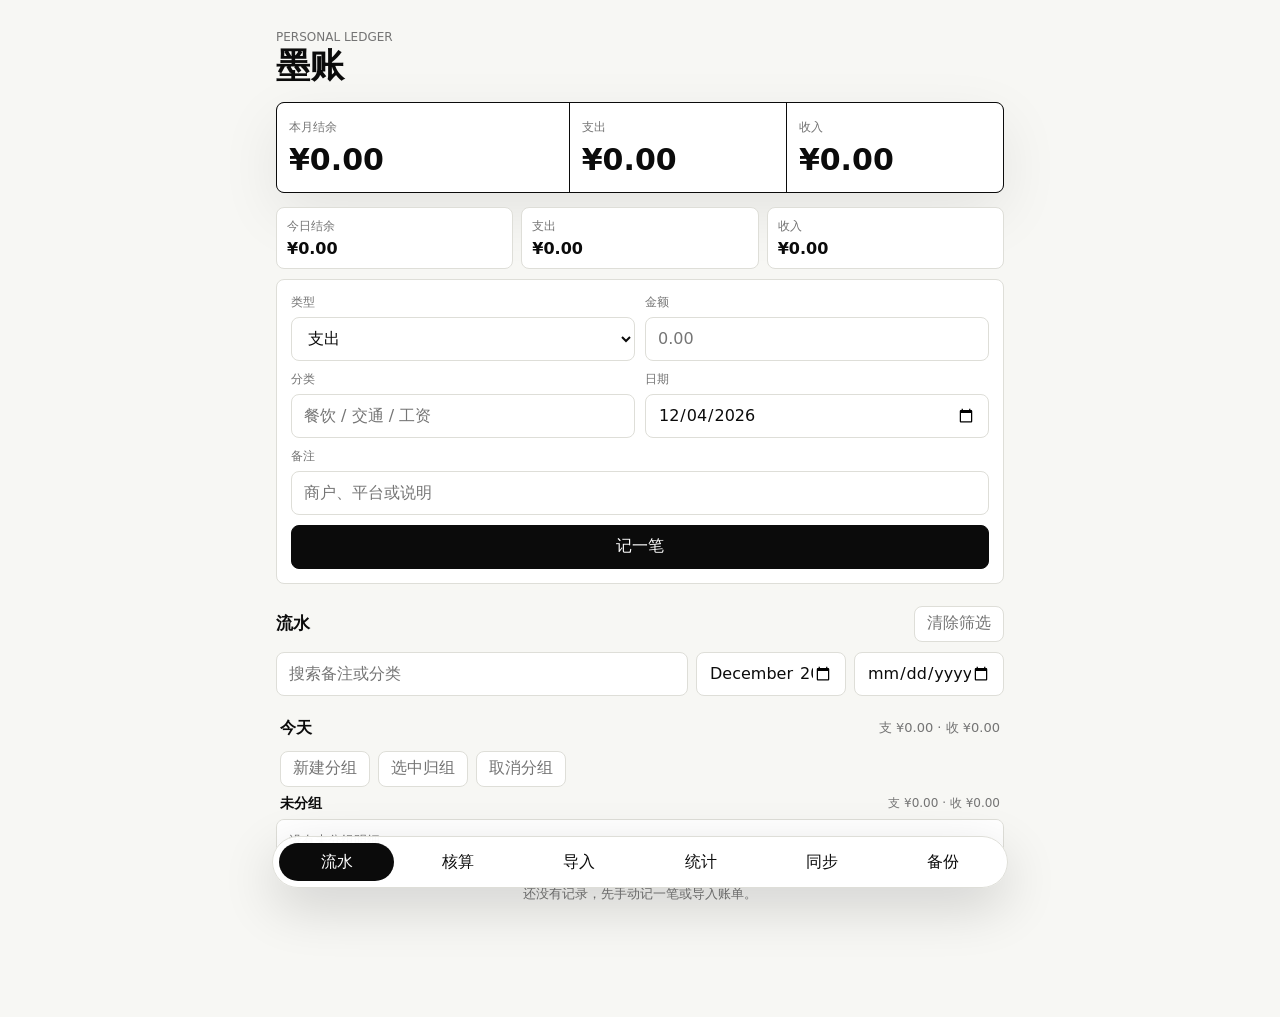
<file: index.html>
<!doctype html>
<html lang="zh-CN">
  <head>
    <meta charset="utf-8" />
    <meta name="viewport" content="width=device-width, initial-scale=1, viewport-fit=cover" />
    <meta name="theme-color" content="#0b0b0b" />
    <meta name="apple-mobile-web-app-capable" content="yes" />
    <meta name="apple-mobile-web-app-title" content="墨账" />
    <meta name="apple-mobile-web-app-status-bar-style" content="black-translucent" />
    <title>墨账</title>
    <link rel="manifest" href="manifest.webmanifest" />
    <link rel="stylesheet" href="styles.css?v=17" />
  </head>
  <body>
    <main class="shell">
      <header class="topbar">
        <div>
          <p class="eyebrow">Personal Ledger</p>
          <h1>墨账</h1>
        </div>
        <button class="icon-button" id="installButton" type="button" hidden aria-label="安装到主屏幕">
          <span aria-hidden="true">＋</span>
        </button>
      </header>

      <section class="summary" aria-label="本月汇总">
        <div>
          <p>本月结余</p>
          <strong id="monthBalance">¥0.00</strong>
        </div>
        <div>
          <p>支出</p>
          <strong id="monthExpense">¥0.00</strong>
        </div>
        <div>
          <p>收入</p>
          <strong id="monthIncome">¥0.00</strong>
        </div>
      </section>

      <nav class="tabs" aria-label="页面切换">
        <button class="tab is-active" data-view="records" type="button">流水</button>
        <button class="tab" data-view="products" type="button">核算</button>
        <button class="tab" data-view="import" type="button">导入</button>
        <button class="tab" data-view="stats" type="button">统计</button>
        <button class="tab" data-view="sync" type="button">同步</button>
        <button class="tab" data-view="settings" type="button">备份</button>
      </nav>

      <section class="view is-active" id="recordsView">
        <section class="daily-summary home-daily" aria-label="今日汇总">
          <div>
            <span>今日结余</span>
            <strong id="dayBalance">¥0.00</strong>
          </div>
          <div>
            <span>支出</span>
            <strong id="dayExpense">¥0.00</strong>
          </div>
          <div>
            <span>收入</span>
            <strong id="dayIncome">¥0.00</strong>
          </div>
        </section>

        <form class="entry-form" id="entryForm">
          <label>
            <span>类型</span>
            <select id="typeInput">
              <option value="expense">支出</option>
              <option value="income">收入</option>
            </select>
          </label>
          <label>
            <span>金额</span>
            <input id="amountInput" inputmode="decimal" placeholder="0.00" required />
          </label>
          <label>
            <span>分类</span>
            <input id="categoryInput" placeholder="餐饮 / 交通 / 工资" required />
          </label>
          <label>
            <span>日期</span>
            <input id="dateInput" type="date" required />
          </label>
          <label class="wide">
            <span>备注</span>
            <input id="noteInput" placeholder="商户、平台或说明" />
          </label>
          <button class="primary wide" id="saveRecordButton" type="submit">记一笔</button>
          <button class="secondary wide" id="cancelEditButton" type="button" hidden>取消修改</button>
        </form>

        <div class="section-head">
          <h2>流水</h2>
          <button class="text-button" id="clearFiltersButton" type="button">清除筛选</button>
        </div>
        <div class="filters">
          <input id="searchInput" placeholder="搜索备注或分类" />
          <input id="monthInput" type="month" />
          <input id="dayInput" type="date" aria-label="按日筛选" />
        </div>
        <ol class="records" id="recordsList"></ol>
        <p class="empty" id="recordsEmpty">还没有记录，先手动记一笔或导入账单。</p>
      </section>

      <section class="view" id="productsView">
        <form class="entry-form" id="productForm">
          <label>
            <span>商品名称</span>
            <input id="productNameInput" placeholder="鸡胸肉 / 咖啡豆" />
          </label>
          <label>
            <span>商品来源</span>
            <input id="productSourceInput" placeholder="京东 / 超市 / 微信" required />
          </label>
          <label>
            <span>价格</span>
            <input id="productPriceInput" inputmode="decimal" placeholder="0.00" required />
          </label>
          <label>
            <span>规格数量</span>
            <input id="productSpecAmountInput" inputmode="decimal" placeholder="500" required />
          </label>
          <label>
            <span>规格单位</span>
            <input id="productSpecUnitInput" placeholder="g / 个 / 斤 / 瓶" required />
          </label>
          <label>
            <span>分成几份</span>
            <input id="productPortionsInput" inputmode="numeric" placeholder="5" required />
          </label>
          <label>
            <span>填入日期</span>
            <input id="productDateInput" type="date" required />
          </label>
          <label>
            <span>填入分类</span>
            <input id="productCategoryInput" placeholder="餐饮 / 日用" required />
          </label>
          <button class="primary wide" type="submit">保存核算</button>
        </form>

        <div class="section-head">
          <h2>商品核算</h2>
        </div>
        <ol class="product-list" id="productList"></ol>
        <p class="empty" id="productEmpty">还没有商品核算，先添加一个常买商品。</p>
      </section>

      <section class="view" id="importView">
        <div class="import-box">
          <input id="fileInput" type="file" accept=".csv,.txt,.tsv,.xlsx,text/csv,text/plain,application/vnd.openxmlformats-officedocument.spreadsheetml.sheet" />
          <div class="dropzone" id="dropzone">
            <strong>选择或拖入账单文件</strong>
            <span>支持支付宝、微信、银行 CSV/TXT/XLSX 的常见字段；导入前可预览和取消勾选。</span>
          </div>
          <textarea id="pasteInput" rows="7" placeholder="也可以直接粘贴账单文本，每行一条流水"></textarea>
          <button class="primary" id="parseButton" type="button">解析账单</button>
        </div>

        <div class="section-head">
          <h2>待导入</h2>
          <button class="text-button" id="importSelectedButton" type="button" disabled>导入选中</button>
        </div>
        <ol class="records preview" id="previewList"></ol>
        <p class="empty" id="previewEmpty">解析后会在这里显示自动识别结果。</p>
      </section>

      <section class="view" id="statsView">
        <div class="chart" id="categoryChart"></div>
        <div class="section-head">
          <h2>分类排行</h2>
        </div>
        <ol class="rank-list" id="rankList"></ol>
        <p class="empty" id="statsEmpty">本月还没有支出数据。</p>
      </section>

      <section class="view" id="syncView">
        <div class="sync-status" id="syncStatus">未连接云同步</div>
        <form class="entry-form" id="cloudConfigForm">
          <label class="wide">
            <span>Supabase Project URL</span>
            <input id="supabaseUrlInput" placeholder="https://xxxx.supabase.co" autocomplete="off" />
          </label>
          <label class="wide">
            <span>Supabase anon public key</span>
            <input id="supabaseKeyInput" placeholder="eyJhbGciOi..." autocomplete="off" />
          </label>
          <button class="primary wide" type="submit">保存云配置</button>
          <button class="secondary wide" data-sync-action="check" type="button">检查云配置</button>
        </form>

        <form class="entry-form sync-form" id="authForm">
          <label class="wide">
            <span>邮箱</span>
            <input id="emailInput" type="email" placeholder="you@example.com" autocomplete="email" />
          </label>
          <label class="wide">
            <span>密码</span>
            <input id="passwordInput" type="password" placeholder="至少 6 位" autocomplete="current-password" />
          </label>
          <button class="primary" id="signInButton" data-sync-action="signin" type="button">登录</button>
          <button class="secondary" id="signUpButton" data-sync-action="signup" type="button">注册</button>
          <button class="secondary wide" id="signOutButton" data-sync-action="signout" type="button">退出登录</button>
        </form>

        <div class="backup-grid">
          <button class="primary" id="syncNowButton" data-sync-action="sync" type="button">立即同步</button>
          <button class="secondary" id="pullCloudButton" data-sync-action="pull" type="button">从云端恢复</button>
        </div>
        <p class="hint">长期使用建议开启云同步。数据会先保存在本机，再上传到你的 Supabase 数据库；离线记录会在下次联网后同步。</p>
      </section>

      <section class="view" id="settingsView">
        <div class="backup-grid">
          <button class="primary" id="exportButton" type="button">导出 JSON 备份</button>
          <label class="secondary-file">
            <span>导入 JSON 备份</span>
            <input id="backupInput" type="file" accept="application/json,.json" />
          </label>
          <button class="danger" id="wipeButton" type="button">清空本地数据</button>
        </div>
        <p class="hint">即使开启云同步，也建议偶尔导出 JSON 备份，多一份自己握在手里的保险。</p>
      </section>
    </main>

    <template id="recordTemplate">
      <li class="record">
        <label class="check-wrap" hidden>
          <input type="checkbox" checked />
        </label>
        <div class="record-main">
          <strong></strong>
          <span></span>
        </div>
        <div class="record-side">
          <b></b>
          <small></small>
        </div>
        <button class="edit-button" type="button" aria-label="编辑记录">编辑</button>
        <button class="delete-button" type="button" aria-label="删除记录">×</button>
      </li>
    </template>

    <script src="app.js?v=17" defer></script>
  </body>
</html>
</file>
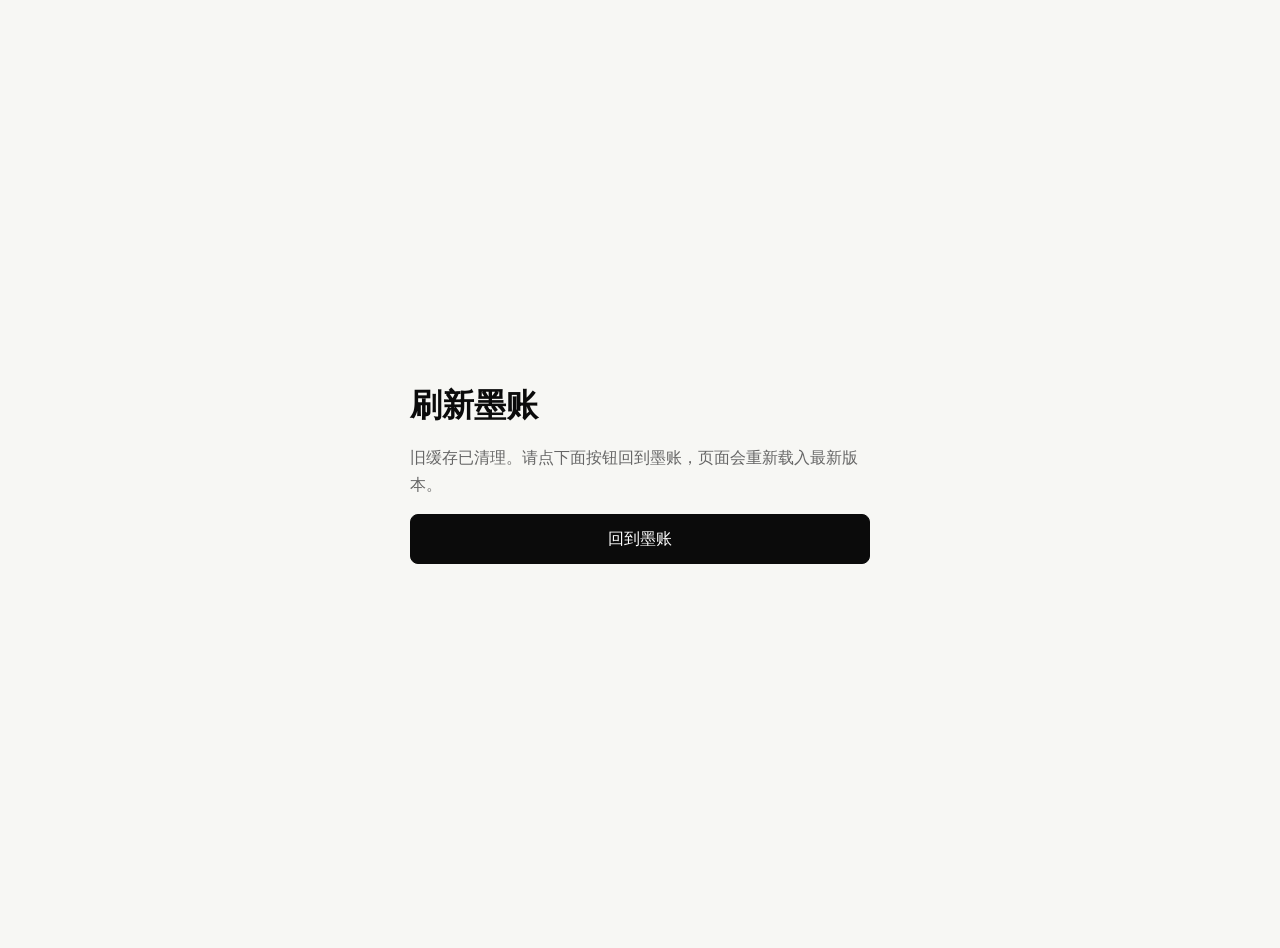
<file: reset.html>
<!doctype html>
<html lang="zh-CN">
  <head>
    <meta charset="utf-8" />
    <meta name="viewport" content="width=device-width, initial-scale=1" />
    <title>刷新墨账</title>
    <style>
      body {
        margin: 0;
        min-height: 100vh;
        display: grid;
        place-items: center;
        padding: 24px;
        font-family: system-ui, -apple-system, BlinkMacSystemFont, "Segoe UI", sans-serif;
        color: #0b0b0b;
        background: #f7f7f4;
      }

      main {
        width: min(100%, 460px);
        display: grid;
        gap: 16px;
      }

      h1 {
        margin: 0;
        font-size: 32px;
      }

      p {
        margin: 0;
        color: #666;
        line-height: 1.7;
      }

      button,
      a {
        min-height: 48px;
        border: 1px solid #0b0b0b;
        border-radius: 8px;
        display: grid;
        place-items: center;
        background: #0b0b0b;
        color: white;
        text-decoration: none;
        font: inherit;
      }
    </style>
  </head>
  <body>
    <main>
      <h1>刷新墨账</h1>
      <p id="status">正在清理旧离线缓存，不会删除你的账本数据。</p>
      <a href="./?v=12" id="homeLink">回到墨账</a>
    </main>

    <script>
      async function resetAppCache() {
        const status = document.querySelector("#status");

        try {
          if ("serviceWorker" in navigator) {
            const registrations = await navigator.serviceWorker.getRegistrations();
            await Promise.all(registrations.map((registration) => registration.unregister()));
          }

          if ("caches" in window) {
            const keys = await caches.keys();
            await Promise.all(keys.map((key) => caches.delete(key)));
          }

          status.textContent = "旧缓存已清理。请点下面按钮回到墨账，页面会重新载入最新版本。";
        } catch (error) {
          status.textContent = "缓存清理时遇到问题。请点下面按钮回到墨账，或稍后重试。";
        }
      }

      resetAppCache();
    </script>
  </body>
</html>
</file>
<file: styles.css>
:root {
  color-scheme: light;
  --bg: #f7f7f4;
  --panel: #ffffff;
  --ink: #0b0b0b;
  --muted: #747474;
  --line: #deded8;
  --soft: #eeeeea;
  --danger: #9d1d1d;
  --income: #166534;
  --shadow: 0 20px 60px rgba(0, 0, 0, 0.08);
}

* {
  box-sizing: border-box;
}

body {
  margin: 0;
  min-height: 100vh;
  background: var(--bg);
  color: var(--ink);
  font-family: ui-sans-serif, system-ui, -apple-system, BlinkMacSystemFont, "Segoe UI", sans-serif;
  letter-spacing: 0;
}

button,
input,
select,
textarea {
  font: inherit;
}

button {
  cursor: pointer;
}

.shell {
  width: min(100%, 760px);
  margin: 0 auto;
  padding: max(18px, env(safe-area-inset-top)) 16px max(92px, env(safe-area-inset-bottom));
}

.topbar {
  display: flex;
  align-items: center;
  justify-content: space-between;
  padding: 12px 0 20px;
}

.eyebrow {
  margin: 0 0 4px;
  color: var(--muted);
  font-size: 12px;
  text-transform: uppercase;
}

h1,
h2,
p {
  margin: 0;
}

h1 {
  font-size: 34px;
  line-height: 1;
  font-weight: 800;
}

h2 {
  font-size: 17px;
}

.icon-button {
  width: 44px;
  height: 44px;
  border: 1px solid var(--ink);
  border-radius: 50%;
  background: var(--ink);
  color: white;
  font-size: 28px;
  line-height: 1;
}

.summary {
  display: grid;
  grid-template-columns: 1.35fr 1fr 1fr;
  gap: 1px;
  overflow: hidden;
  border: 1px solid var(--ink);
  border-radius: 8px;
  background: var(--ink);
  box-shadow: var(--shadow);
}

.summary div {
  min-width: 0;
  padding: 16px 12px;
  background: var(--panel);
}

.summary p {
  color: var(--muted);
  font-size: 12px;
}

.summary strong {
  display: block;
  margin-top: 8px;
  font-size: clamp(18px, 5vw, 30px);
  line-height: 1.05;
  overflow-wrap: anywhere;
}

.tabs {
  display: grid;
  grid-template-columns: repeat(6, 1fr);
  gap: 6px;
  position: fixed;
  left: 50%;
  bottom: max(12px, env(safe-area-inset-bottom));
  z-index: 10;
  width: min(calc(100% - 24px), 736px);
  margin: 0;
  padding: 6px;
  border: 1px solid var(--line);
  border-radius: 999px;
  background: rgba(255, 255, 255, 0.92);
  box-shadow: 0 18px 54px rgba(0, 0, 0, 0.16);
  transform: translateX(-50%);
  backdrop-filter: blur(18px);
}

.tab,
.primary,
.secondary,
.text-button,
.danger,
.secondary-file {
  min-height: 44px;
  border-radius: 8px;
  border: 1px solid var(--ink);
  background: var(--panel);
  color: var(--ink);
}

.tab {
  min-height: 38px;
  border: 0;
  border-radius: 999px;
}

.tab.is-active,
.primary {
  background: var(--ink);
  color: white;
}

.secondary {
  background: var(--panel);
}

.danger {
  color: var(--danger);
  border-color: var(--danger);
}

.view {
  display: none;
}

.view.is-active {
  display: block;
}

.entry-form,
.import-box,
.backup-grid {
  display: grid;
  gap: 10px;
  padding: 14px;
  border: 1px solid var(--line);
  border-radius: 8px;
  background: var(--panel);
}

.entry-form {
  grid-template-columns: repeat(2, minmax(0, 1fr));
}

label {
  display: grid;
  gap: 6px;
}

label span {
  color: var(--muted);
  font-size: 12px;
}

input,
select,
textarea {
  width: 100%;
  min-height: 44px;
  border: 1px solid var(--line);
  border-radius: 8px;
  background: #fff;
  color: var(--ink);
  padding: 10px 12px;
  outline: none;
}

textarea {
  min-height: 132px;
  resize: vertical;
}

input:focus,
select:focus,
textarea:focus {
  border-color: var(--ink);
}

.wide {
  grid-column: 1 / -1;
}

.section-head {
  display: flex;
  align-items: center;
  justify-content: space-between;
  gap: 12px;
  margin: 22px 0 10px;
}

.text-button {
  min-height: 36px;
  padding: 0 12px;
  border-color: var(--line);
  color: var(--muted);
}

.filters {
  display: grid;
  grid-template-columns: 1fr 150px 150px;
  gap: 8px;
  margin-bottom: 10px;
}

.daily-summary {
  display: grid;
  grid-template-columns: repeat(3, 1fr);
  gap: 8px;
  margin-bottom: 10px;
}

.home-daily {
  margin-top: 14px;
}

.daily-summary div {
  min-width: 0;
  padding: 10px;
  border: 1px solid var(--line);
  border-radius: 8px;
  background: var(--panel);
}

.daily-summary span {
  display: block;
  color: var(--muted);
  font-size: 12px;
}

.daily-summary strong {
  display: block;
  margin-top: 4px;
  overflow-wrap: anywhere;
  font-size: 16px;
}

.records,
.rank-list,
.product-list {
  display: grid;
  gap: 8px;
  padding: 0;
  margin: 0;
  list-style: none;
}

.day-group {
  display: grid;
  gap: 8px;
}

.day-heading {
  display: flex;
  align-items: center;
  justify-content: space-between;
  padding: 12px 4px 4px;
  color: var(--muted);
  font-size: 13px;
}

.day-heading strong {
  color: var(--ink);
  font-size: 16px;
}

.day-heading span {
  white-space: nowrap;
}

.day-toolbar {
  display: flex;
  gap: 8px;
  overflow-x: auto;
  padding: 0 4px;
}

.day-toolbar .text-button {
  flex: 0 0 auto;
}

.day-sections {
  display: grid;
  gap: 10px;
}

.record-section {
  display: grid;
  gap: 6px;
}

.record-section-head {
  display: flex;
  align-items: center;
  justify-content: space-between;
  gap: 10px;
  padding: 0 4px;
}

.record-section-head strong {
  font-size: 14px;
}

.record-section-tools {
  display: flex;
  align-items: center;
  gap: 8px;
  color: var(--muted);
  font-size: 12px;
  white-space: nowrap;
}

.record-section-tools .text-button {
  min-height: 30px;
  padding: 0 10px;
}

.record-section.is-grouped .day-records {
  border-style: dashed;
  background: #d8d8d2;
}

.day-records {
  display: grid;
  gap: 1px;
  overflow: hidden;
  padding: 0;
  margin: 0;
  border: 1px solid var(--line);
  border-radius: 8px;
  background: var(--line);
  list-style: none;
}

.section-empty {
  padding: 12px;
  background: var(--panel);
  color: var(--muted);
  font-size: 13px;
}

.record {
  display: grid;
  grid-template-columns: auto minmax(0, 1fr) auto auto auto;
  align-items: center;
  gap: 10px;
  min-height: 66px;
  padding: 10px;
  border: 0;
  border-radius: 0;
  background: var(--panel);
}

.record-main,
.record-side {
  display: grid;
  gap: 4px;
  min-width: 0;
}

.record-main strong,
.record-main span {
  overflow: hidden;
  text-overflow: ellipsis;
  white-space: nowrap;
}

.record-main span,
.record-side small,
.empty,
.hint {
  color: var(--muted);
  font-size: 13px;
}

.record-side {
  text-align: right;
}

.record-side b.expense {
  color: var(--ink);
}

.record-side b.income {
  color: var(--income);
}

.delete-button {
  width: 34px;
  height: 34px;
  border: 1px solid var(--line);
  border-radius: 50%;
  background: var(--soft);
  color: var(--muted);
  font-size: 20px;
}

.edit-button {
  min-width: 44px;
  height: 34px;
  border: 1px solid var(--line);
  border-radius: 999px;
  background: var(--panel);
  color: var(--muted);
  font-size: 13px;
}

.check-wrap {
  display: block;
}

.check-wrap input {
  width: 22px;
  min-height: 22px;
}

.empty {
  display: none;
  padding: 22px 6px;
  text-align: center;
}

.empty.is-visible {
  display: block;
}

.dropzone {
  display: grid;
  gap: 6px;
  min-height: 96px;
  place-items: center;
  padding: 18px;
  border: 1px dashed var(--ink);
  border-radius: 8px;
  text-align: center;
}

.dropzone span {
  color: var(--muted);
  font-size: 13px;
}

.chart {
  display: grid;
  gap: 8px;
  padding: 14px;
  border: 1px solid var(--line);
  border-radius: 8px;
  background: var(--panel);
}

.bar {
  display: grid;
  grid-template-columns: 86px 1fr 78px;
  align-items: center;
  gap: 10px;
  min-height: 28px;
  font-size: 13px;
}

.bar-track {
  height: 10px;
  overflow: hidden;
  border-radius: 999px;
  background: var(--soft);
}

.bar-fill {
  height: 100%;
  border-radius: inherit;
  background: var(--ink);
}

.rank-list li {
  display: flex;
  justify-content: space-between;
  gap: 12px;
  padding: 12px;
  border: 1px solid var(--line);
  border-radius: 8px;
  background: var(--panel);
}

.product-card {
  display: grid;
  gap: 12px;
  padding: 14px;
  border: 1px solid var(--line);
  border-radius: 8px;
  background: var(--panel);
}

.product-card-head,
.product-card-actions {
  display: flex;
  align-items: center;
  justify-content: space-between;
  gap: 10px;
}

.product-card-head div {
  min-width: 0;
}

.product-card-head strong,
.product-card-head span {
  display: block;
  overflow: hidden;
  text-overflow: ellipsis;
  white-space: nowrap;
}

.product-card-head span,
.product-meta {
  color: var(--muted);
  font-size: 13px;
}

.product-price {
  font-size: 20px;
  font-weight: 800;
  white-space: nowrap;
}

.product-metrics {
  display: grid;
  grid-template-columns: repeat(2, 1fr);
  gap: 8px;
}

.product-metrics div {
  min-width: 0;
  padding: 10px;
  border: 1px solid var(--line);
  border-radius: 8px;
  background: var(--bg);
}

.product-metrics span {
  display: block;
  color: var(--muted);
  font-size: 12px;
}

.product-metrics strong {
  display: block;
  margin-top: 4px;
  overflow-wrap: anywhere;
}

.secondary-file {
  display: grid;
  place-items: center;
  text-align: center;
}

.secondary-file input {
  display: none;
}

.hint {
  margin-top: 12px;
  line-height: 1.7;
}

.sync-status {
  margin-bottom: 12px;
  padding: 12px;
  border: 1px solid var(--line);
  border-radius: 8px;
  background: var(--panel);
  color: var(--muted);
  font-size: 13px;
  line-height: 1.5;
}

.sync-status.is-ok {
  color: var(--income);
  border-color: rgba(22, 101, 52, 0.35);
}

.sync-status.is-error {
  color: var(--danger);
  border-color: rgba(157, 29, 29, 0.35);
}

.sync-form {
  margin-top: 10px;
}

@media (max-width: 560px) {
  .shell {
    padding-left: 12px;
    padding-right: 12px;
  }

  .summary {
    grid-template-columns: 1fr;
  }

  .entry-form,
  .filters {
    grid-template-columns: 1fr;
  }

  .daily-summary {
    grid-template-columns: 1fr;
  }

  .tabs {
    gap: 4px;
  }

  .tab {
    padding: 0 4px;
    font-size: 12px;
  }

  .record {
    grid-template-columns: auto minmax(0, 1fr) auto auto auto;
  }

  .record-side {
    grid-column: 2 / 3;
    grid-row: 2;
    text-align: left;
  }

  .product-card-head,
  .product-card-actions,
  .product-metrics {
    grid-template-columns: 1fr;
  }

  .product-card-head,
  .product-card-actions {
    display: grid;
  }

  .delete-button {
    grid-column: 5;
    grid-row: 1 / 3;
  }
}
</file>
